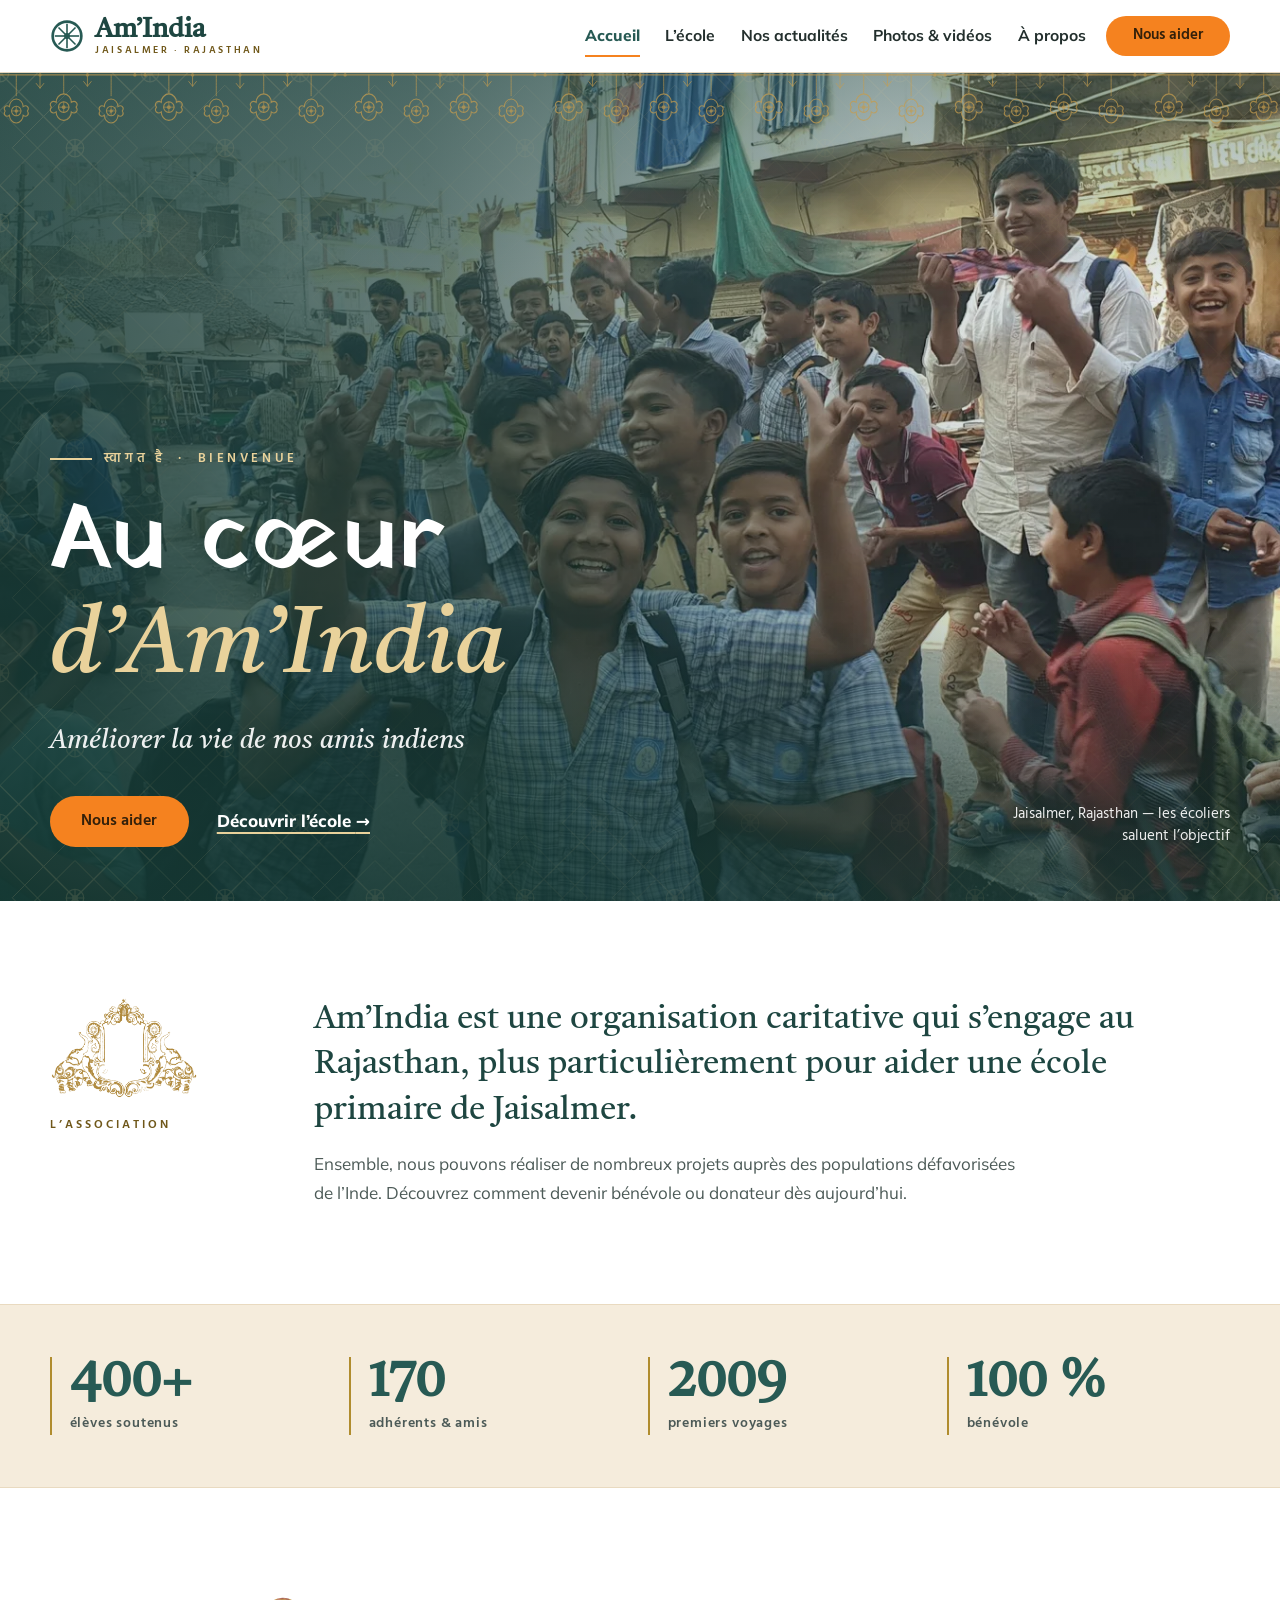
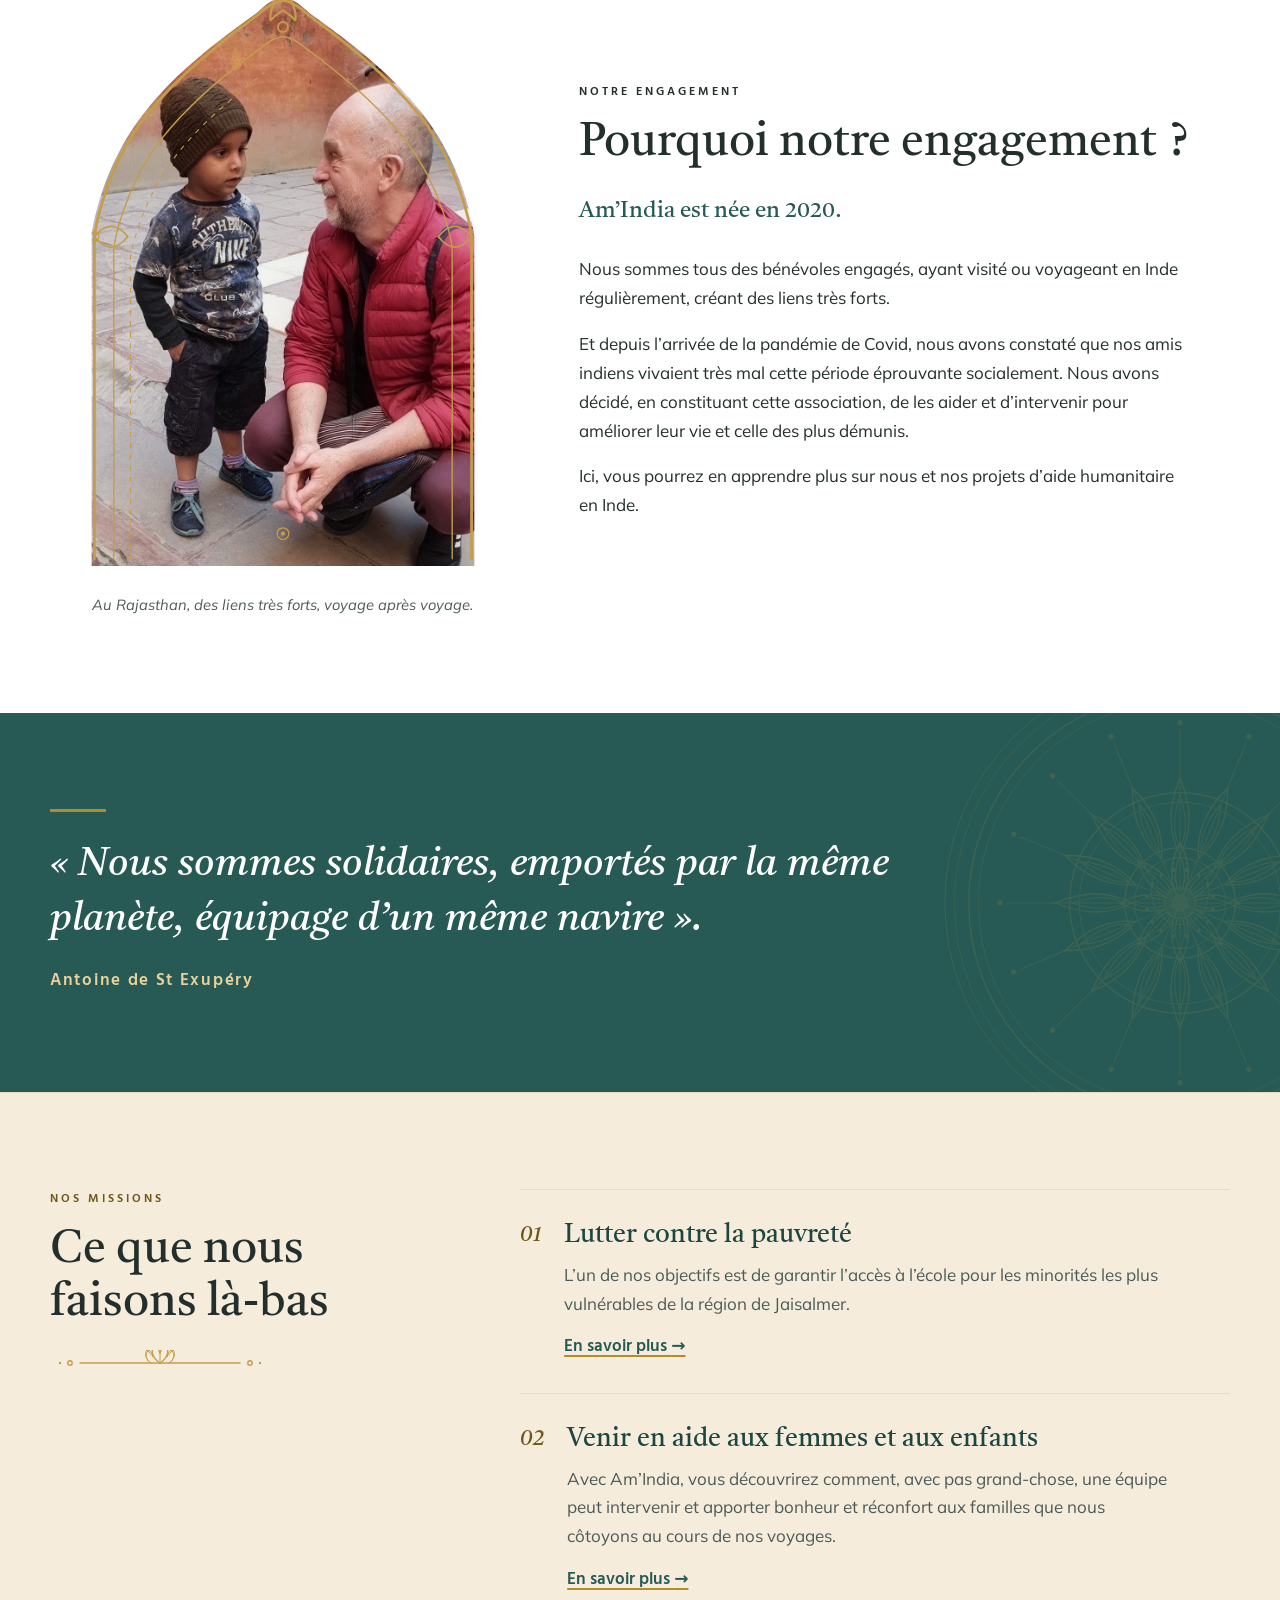
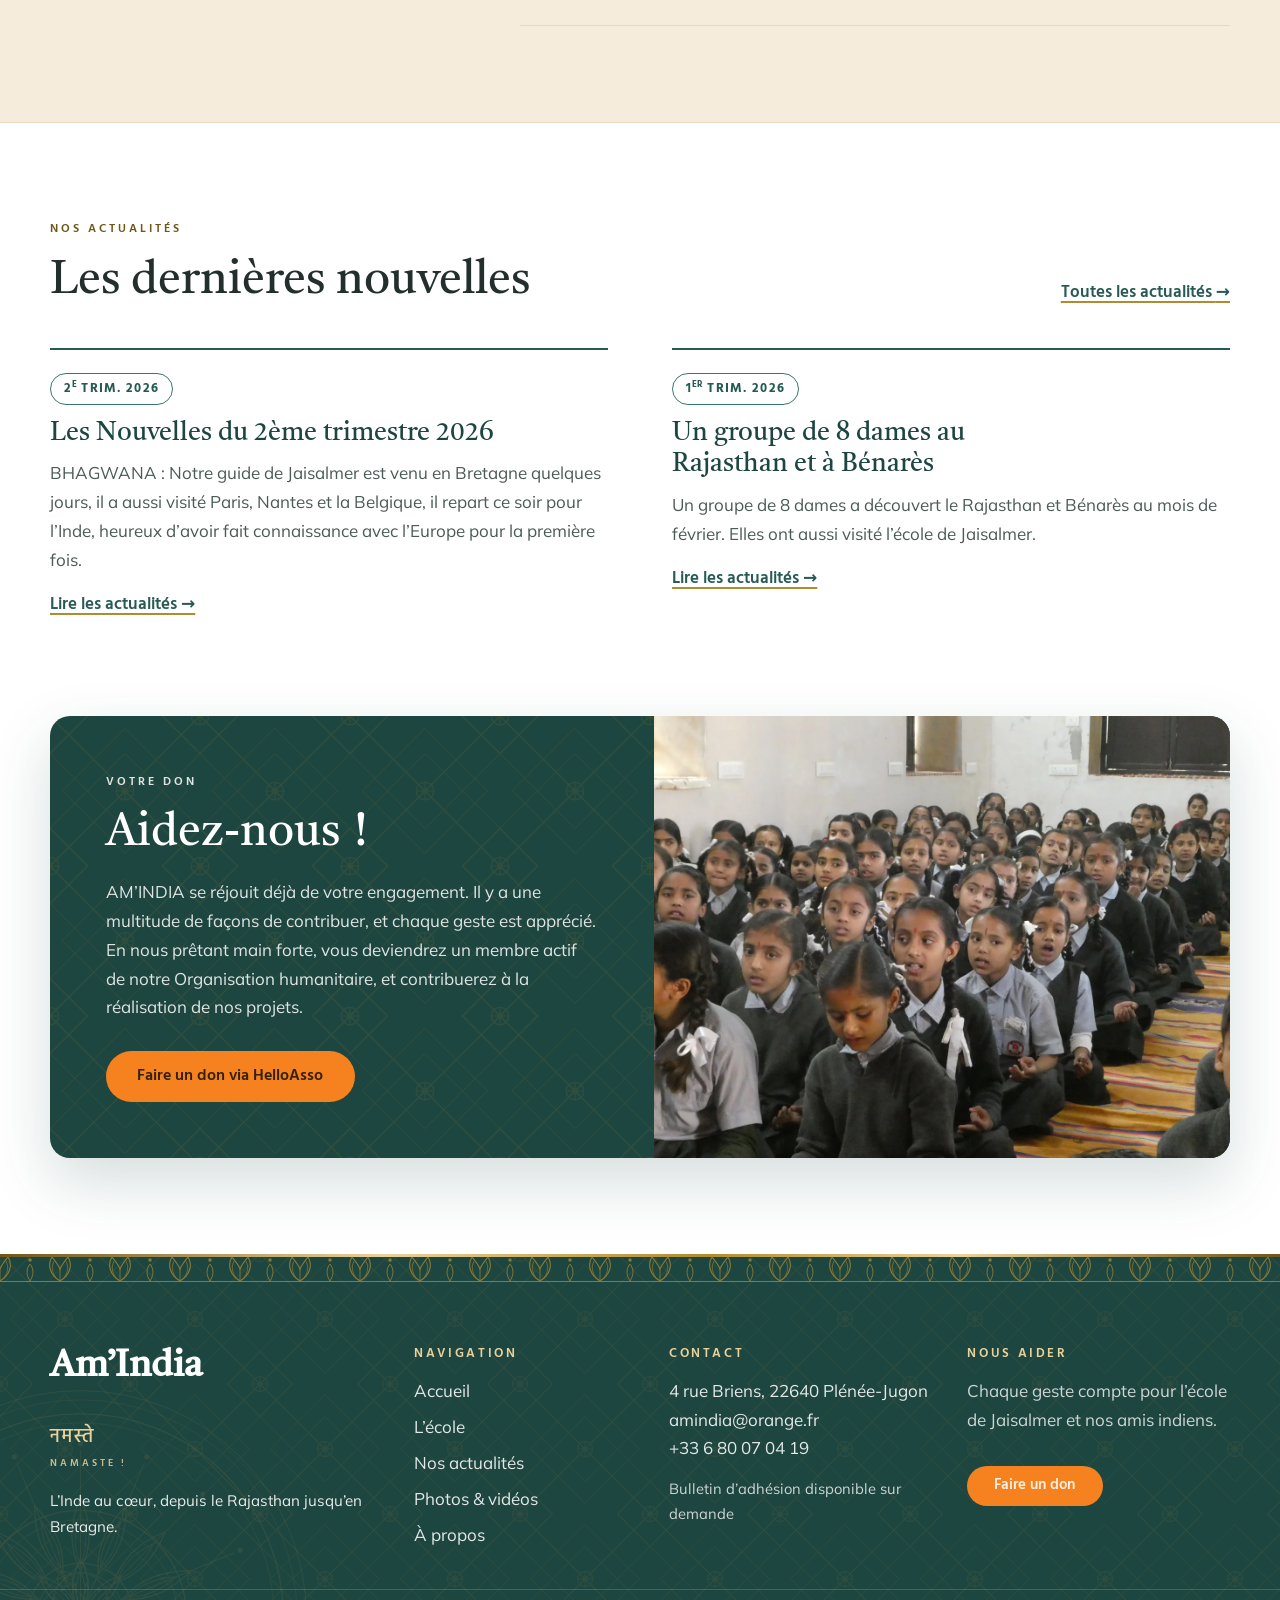
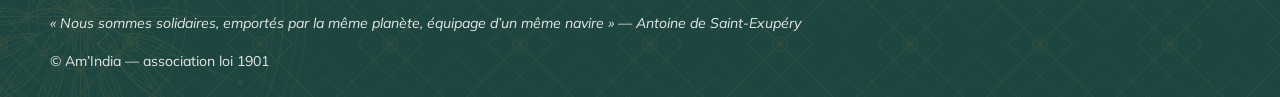
<file: index.html>
<!DOCTYPE html>
<html lang="fr">
<head>
  <meta charset="utf-8">
  <meta name="viewport" content="width=device-width, initial-scale=1">
  <title>Am’India | Aide humanitaire en Inde</title>
  <meta name="description" content="Am’India est une organisation caritative qui s’engage au Rajasthan, plus particulièrement pour aider une école primaire de Jaisalmer. Découvrez comment devenir bénévole ou donateur.">
  <meta property="og:site_name" content="Am’India">
  <meta property="og:locale" content="fr_FR">
  <meta property="og:type" content="website">
  <meta property="og:title" content="Am’India | Aide humanitaire en Inde">
  <meta property="og:description" content="Am’India est une organisation caritative qui s’engage au Rajasthan, plus particulièrement pour aider une école primaire de Jaisalmer. Découvrez comment devenir bénévole ou donateur.">
  <meta property="og:image" content="https://amindia.pages.dev/media/img/hero-enfants-rue.webp">
  <meta name="theme-color" content="#1E4641">
  <link rel="icon" type="image/svg+xml" href="media/ornaments/favicon.svg">
  <link rel="icon" type="image/png" sizes="32x32" href="media/ornaments/favicon-32.png">
  <link rel="apple-touch-icon" href="media/ornaments/favicon-180.png">
  <link rel="preconnect" href="https://fonts.googleapis.com">
  <link rel="preconnect" href="https://fonts.gstatic.com" crossorigin>
  <link href="https://fonts.googleapis.com/css2?family=Hind:wght@400;500;600;700&family=Mulish:wght@400;600;700;800&family=Tiro+Devanagari+Hindi&family=Yatra+One&display=swap" rel="stylesheet">
  <link rel="stylesheet" href="assets/css/style.css">
</head>
<body>
  <a class="skip-link" href="#main">Aller au contenu</a>

  <header class="site-header">
    <div class="container header-inner">
      <a class="brand" href="index.html" aria-label="Am’India — accueil">
        <svg class="brand-mark" viewBox="0 0 64 64" aria-hidden="true" width="34" height="34">
          <circle cx="32" cy="32" r="27" fill="none" stroke="currentColor" stroke-width="5"/>
          <circle cx="32" cy="32" r="5.5" fill="currentColor"/>
          <g stroke="currentColor" stroke-width="3">
            <line x1="32" y1="32" x2="32" y2="9"/>
            <line x1="32" y1="32" x2="48" y2="16"/>
            <line x1="32" y1="32" x2="55" y2="32"/>
            <line x1="32" y1="32" x2="48" y2="48"/>
            <line x1="32" y1="32" x2="32" y2="55"/>
            <line x1="32" y1="32" x2="16" y2="48"/>
            <line x1="32" y1="32" x2="9" y2="32"/>
            <line x1="32" y1="32" x2="16" y2="16"/>
          </g>
        </svg>
        <span class="brand-text">
          <span class="brand-name">Am’India</span>
          <span class="brand-sub">Jaisalmer · Rajasthan</span>
        </span>
      </a>
      <button class="nav-toggle" aria-expanded="false" aria-controls="site-menu" aria-label="Ouvrir le menu">
        <span class="bar"></span>
        <span class="bar"></span>
        <span class="bar"></span>
      </button>
      <nav id="site-menu" class="site-nav" aria-label="Navigation principale">
        <ul>
          <li><a href="index.html" aria-current="page">Accueil</a></li>
          <li><a href="ecole.html">L’école</a></li>
          <li><a href="actualites.html">Nos actualités</a></li>
          <li><a href="galerie.html">Photos &amp; vidéos</a></li>
          <li><a href="a-propos.html">À propos</a></li>
        </ul>
        <a class="btn btn--primary btn--small nav-donate" href="https://www.helloasso.com/associations/am-india/adhesions/campagne-2026" rel="noopener">Nous aider</a>
      </nav>
    </div>
  </header>

  <main id="main">

    <!-- ===================== Hero ===================== -->
    <section class="hero" aria-label="Bienvenue">
      <div class="hero__media">
        <img src="media/img/hero-enfants-rue.webp" width="1800" height="875" fetchpriority="high"
             alt="Des enfants indiens saluant la caméra dans une rue du Rajasthan">
      </div>
      <div class="hero__scrim" aria-hidden="true"></div>
      <div class="hero__jali" aria-hidden="true"></div>
      <div class="hero__toran" aria-hidden="true"></div>
      <div class="container hero__inner">
        <div class="hero__content">
          <p class="hero-kicker"><span class="rule" aria-hidden="true"></span><span lang="hi">स्वागत है</span><span aria-hidden="true"> · </span>Bienvenue</p>
          <h1>Au cœur <em>d’Am’India</em></h1>
          <p class="hero__tagline">Améliorer la vie de nos amis indiens</p>
          <div class="hero__actions">
            <a class="btn btn--primary" href="https://www.helloasso.com/associations/am-india/adhesions/campagne-2026" rel="noopener">Nous aider</a>
            <a class="hero-link" href="ecole.html">Découvrir l’école <span aria-hidden="true">→</span></a>
          </div>
        </div>
        <p class="hero__caption">Jaisalmer, Rajasthan — les écoliers saluent l’objectif</p>
      </div>
    </section>

    <!-- ===================== Intro ===================== -->
    <section class="section intro">
      <div class="container intro-grid">
        <div class="intro-margin">
          <img class="intro-portal" src="media/ornaments/portal.png" width="527" height="363" alt="" aria-hidden="true" loading="lazy">
          <p class="margin-label">L’association</p>
        </div>
        <div class="intro-body">
          <p class="intro-lead">Am’India est une organisation caritative qui s’engage au Rajasthan, plus particulièrement pour aider une école primaire de Jaisalmer.</p>
          <p>Ensemble, nous pouvons réaliser de nombreux projets auprès des populations défavorisées de l’Inde. Découvrez comment devenir bénévole ou donateur dès aujourd’hui.</p>
        </div>
      </div>
    </section>

    <!-- ===================== Chiffres ===================== -->
    <section class="section stats-band" aria-label="Am’India en chiffres">
      <div class="container">
        <ul class="stats">
          <li><span class="stat-number">400+</span><span class="stat-label">élèves soutenus</span></li>
          <li><span class="stat-number">170</span><span class="stat-label">adhérents &amp; amis</span></li>
          <li><span class="stat-number">2009</span><span class="stat-label">premiers voyages</span></li>
          <li><span class="stat-number">100&nbsp;%</span><span class="stat-label">bénévole</span></li>
        </ul>
      </div>
    </section>

    <!-- ===================== Pourquoi notre engagement ===================== -->
    <section class="section engagement">
      <div class="container engagement-grid">
        <div class="engagement-media" data-reveal>
          <figure>
            <span class="arch-frame">
              <img src="media/img/IMG-20261110-WA0007~2.jpg" width="964" height="1657" loading="lazy"
                   alt="Un bénévole d’Am’India accroupi échangeant avec un jeune garçon indien dans une rue">
            </span>
            <figcaption>Au Rajasthan, des liens très forts, voyage après voyage.</figcaption>
          </figure>
        </div>
        <div class="engagement-text">
          <p class="margin-label">Notre engagement</p>
          <h2>Pourquoi notre engagement&nbsp;?</h2>
          <p class="first">Am’India est née en 2020.</p>
          <p>Nous sommes tous des bénévoles engagés, ayant visité ou voyageant en Inde régulièrement, créant des liens très forts.</p>
          <p>Et depuis l’arrivée de la pandémie de Covid, nous avons constaté que nos amis indiens vivaient très mal cette période éprouvante socialement. Nous avons décidé, en constituant cette association, de les aider et d’intervenir pour améliorer leur vie et celle des plus démunis.</p>
          <p>Ici, vous pourrez en apprendre plus sur nous et nos projets d’aide humanitaire en Inde.</p>
        </div>
      </div>
    </section>

    <!-- ===================== Citation ===================== -->
    <section class="section quote-band">
      <img class="quote-mandala" src="media/ornaments/mandala-fine.svg" alt="" aria-hidden="true" width="420" height="420" loading="lazy">
      <div class="container" data-reveal>
        <figure>
          <blockquote>«&nbsp;Nous sommes solidaires, emportés par la même planète, équipage d’un même navire&nbsp;».</blockquote>
          <figcaption>Antoine de St Exupéry</figcaption>
        </figure>
      </div>
    </section>

    <!-- ===================== Missions ===================== -->
    <section class="section missions">
      <div class="container missions-grid">
        <div class="missions-head">
          <p class="margin-label">Nos missions</p>
          <h2>Ce que nous faisons là-bas</h2>
          <img class="divider" src="media/ornaments/divider-lotus.svg" alt="" width="220" height="26" loading="lazy">
        </div>
        <ol class="mission-rows">
          <li>
            <span class="mission-num" aria-hidden="true">01</span>
            <div>
              <h3>Lutter contre la pauvreté</h3>
              <p>L’un de nos objectifs est de garantir l’accès à l’école pour les minorités les plus vulnérables de la région de Jaisalmer.</p>
              <a class="text-link" href="ecole.html">En savoir plus <span aria-hidden="true">→</span></a>
            </div>
          </li>
          <li>
            <span class="mission-num" aria-hidden="true">02</span>
            <div>
              <h3>Venir en aide aux femmes et aux enfants</h3>
              <p>Avec Am’India, vous découvrirez comment, avec pas grand-chose, une équipe peut intervenir et apporter bonheur et réconfort aux familles que nous côtoyons au cours de nos voyages.</p>
              <a class="text-link" href="ecole.html">En savoir plus <span aria-hidden="true">→</span></a>
            </div>
          </li>
        </ol>
      </div>
    </section>

    <!-- ===================== Actualités ===================== -->
    <section class="section news">
      <div class="container">
        <div class="news-head">
          <div>
            <p class="margin-label">Nos actualités</p>
            <h2>Les dernières nouvelles</h2>
          </div>
          <a class="text-link news-all" href="actualites.html">Toutes les actualités <span aria-hidden="true">→</span></a>
        </div>
        <div class="news-list">
          <article>
            <p class="date-line"><span class="date-badge">2<sup>e</sup>&nbsp;trim. 2026</span></p>
            <h3>Les Nouvelles du 2ème trimestre 2026</h3>
            <p>BHAGWANA&nbsp;: Notre guide de Jaisalmer est venu en Bretagne quelques jours, il a aussi visité Paris, Nantes et la Belgique, il repart ce soir pour l’Inde, heureux d’avoir fait connaissance avec l’Europe pour la première fois.</p>
            <a class="text-link" href="actualites.html">Lire les actualités <span aria-hidden="true">→</span></a>
          </article>
          <article>
            <p class="date-line"><span class="date-badge">1<sup>er</sup>&nbsp;trim. 2026</span></p>
            <h3>Un groupe de 8 dames au Rajasthan et à Bénarès</h3>
            <p>Un groupe de 8 dames a découvert le Rajasthan et Bénarès au mois de février. Elles ont aussi visité l’école de Jaisalmer.</p>
            <a class="text-link" href="actualites.html">Lire les actualités <span aria-hidden="true">→</span></a>
          </article>
        </div>
      </div>
    </section>

    <!-- ===================== Don ===================== -->
    <section class="section donate">
      <div class="container">
        <div class="donate-panel" data-reveal><div class="orn-veil orn-veil--jali" aria-hidden="true"></div>
          <div class="donate-text">
            <p class="margin-label margin-label--light">Votre don</p>
            <h2>Aidez-nous&nbsp;!</h2>
            <p>AM’INDIA se réjouit déjà de votre engagement. Il y a une multitude de façons de contribuer, et chaque geste est apprécié. En nous prêtant main forte, vous deviendrez un membre actif de notre Organisation humanitaire, et contribuerez à la réalisation de nos projets.</p>
            <p class="donate-cta"><a class="btn btn--primary" href="https://www.helloasso.com/associations/am-india/adhesions/campagne-2026" rel="noopener">Faire un don via HelloAsso</a></p>
          </div>
          <div class="donate-media">
            <img src="media/img/classe-jaisalmer.webp" width="1800" height="1014" loading="lazy"
                 alt="Les élèves de l’école Adarsh Vidhya Mandir réunis dans la cour">
          </div>
        </div>
      </div>
    </section>

  </main>

  <footer class="site-footer">
    <div class="footer-rule" aria-hidden="true"></div>
    <div class="footer-lotus" aria-hidden="true"></div>
    <img class="footer-mandala" src="media/ornaments/mandala-fine.svg" alt="" aria-hidden="true" width="520" height="520" loading="lazy">
    <div class="container footer-grid">
      <div class="footer-brand">
        <p class="footer-wordmark">Am’India</p>
        <p class="footer-namaste"><span class="footer-deva" lang="hi">नमस्ते</span><span class="footer-namaste-latin">Namaste&nbsp;!</span></p>
        <p class="footer-tag">L’Inde au cœur, depuis le Rajasthan jusqu’en Bretagne.</p>
      </div>
      <nav class="footer-col" aria-label="Navigation pied de page">
        <h2>Navigation</h2>
        <ul>
          <li><a href="index.html">Accueil</a></li>
          <li><a href="ecole.html">L’école</a></li>
          <li><a href="actualites.html">Nos actualités</a></li>
          <li><a href="galerie.html">Photos &amp; vidéos</a></li>
          <li><a href="a-propos.html">À propos</a></li>
        </ul>
      </nav>
      <div class="footer-col">
        <h2>Contact</h2>
        <address>
          4 rue Briens, 22640 Plénée-Jugon<br>
          <a href="mailto:amindia@orange.fr">amindia@orange.fr</a><br>
          <a href="tel:+33680070419">+33&nbsp;6 80 07 04 19</a>
        </address>
        <p class="footer-note">Bulletin d’adhésion disponible sur demande</p>
      </div>
      <div class="footer-col">
        <h2>Nous aider</h2>
        <p>Chaque geste compte pour l’école de Jaisalmer et nos amis indiens.</p>
        <a class="btn btn--primary btn--small" href="https://www.helloasso.com/associations/am-india/adhesions/campagne-2026" rel="noopener">Faire un don</a>
      </div>
    </div>
    <div class="footer-bottom">
      <div class="container">
        <p class="quote">«&nbsp;Nous sommes solidaires, emportés par la même planète, équipage d’un même navire&nbsp;» — Antoine de Saint-Exupéry</p>
        <p class="footer-legal">© Am’India — association loi 1901</p>
      </div>
    </div>
  </footer>

  <script src="assets/js/main.js" defer></script>
</body>
</html>
</file>
<file: assets/css/style.css>
/* ============================================================
   Am'India — evolved heritage · homepage concept
   Photo-led editorial, haveli-arch motif, gold keylines.
   Base: white · Bands: sand / deep teal. Mobile-first.
   Breakpoints: 760px, 1080px.
   ============================================================ */

/* ---------- 1. Tokens ---------- */
:root {
  --paper:          #FFFFFF;
  --sand:           #F5ECDC;
  --sand-deep:      #E9DAC0;
  --ink:            #232F2D;
  --ink-soft:       #4C5A57;
  /* Greens adopted from « amindia qwen » (user decision, 2026-11-08):
     bands #1E4641 · deep #275A54 · accents #35786F · bright #4CA69C. */
  --teal-abyss:     #1E4641;
  --teal-deep:      #275A54;
  --teal:           #35786F;
  --teal-ink:       #275A54;
  --teal-bright:    #4CA69C;
  /* gold-deep / saffron-dark darkened for WCAG AA on sand and paper
     (4.17:1 → 5.1:1 and 4.29:1 → 4.7:1) — small caps labels only. */
  --gold-deep:      #6F5719;
  --gold:           #B08C2E;
  --gold-soft:      #E9D29B;
  --saffron:        #F5821F;
  --saffron-dark:   #AC5305;
  --saffron-ink:    #33200A;
  --hairline:       #E2D5BE;
  --hairline-teal:  rgb(255 255 255 / 16%);

  /* Tiro Devanagari Hindi : transitional serif with Indic roots, drawn while
     typing Devanagari — elegant, low contrast, editorial. Only 400 ships;
     text headings set 400 (true weight). The faux-700 display marks that
     follow (brand, stat figures, footer wordmark) are a deliberate choice. */
  --font-display: "Tiro Devanagari Hindi", Georgia, "Times New Roman", serif;
  /* Yatra One : the statement tier. A geometric display cut straight from
     Devanagari skeletons — flat wedge terminals, no Latin ancestry. It is too
     loud for long text, so it only ever sets the big statement. */
  --font-display-xl: "Yatra One", "Tiro Devanagari Hindi", sans-serif;
  /* Hind : geometric sans cut from Devanagari skeletons — every accent,
     label, navigation item and button. */
  --font-accent: "Hind", "Mulish", system-ui, "Segoe UI", Roboto, sans-serif;
  --font-body: "Mulish", system-ui, "Segoe UI", Roboto, sans-serif;

  /* Mask ornaments, inlined as data: URIs (base64 of media/ornaments/*.svg —
     regenerate from those files if you edit the originals). Why inline:
     CSS mask-image is a CORS-gated fetch, so file:// previews silently fail
     every mask — and a failed mask renders its element fully transparent
     (the arch-framed photo vanishes). Data URIs carry no fetch: identical
     rendering on file://, http:// and in deployment. */
  --orn-jali:    url("[data-uri]");
  --orn-boteh:   url("[data-uri]");
  --orn-kolam:   url("[data-uri]");
  --orn-arch:    url("[data-uri]");
  --orn-lotus:   url("[data-uri]");

  --header-h: 72px;
  --container: 1180px;
  --radius-panel: 20px;
  --shadow-panel: 0 24px 60px rgb(30 70 65 / 18%);
}

/* ---------- 2. Reset-lite ---------- */
*, *::before, *::after { box-sizing: border-box; }
* { margin: 0; }
html { -webkit-text-size-adjust: 100%; scroll-behavior: smooth; }
body {
  font-family: var(--font-body);
  font-size: 1.0625rem;
  line-height: 1.7;
  color: var(--ink);
  background: var(--paper);
}
img { max-width: 100%; height: auto; display: block; }
ul[class], ol[class] { list-style: none; padding: 0; }
a { color: var(--teal-ink); }
::selection { background: var(--gold-soft); color: var(--teal-abyss); }
:focus-visible { outline: 3px solid var(--saffron); outline-offset: 3px; border-radius: 2px; }

/* ---------- 3. Type ---------- */
/* Tiro ships one weight (400); h2/h3 set it true. Display marks that keep a
   synthetic bold (brand-name, stat-number, footer-wordmark, team-name) do so
   as a deliberate engraved-plate effect at display sizes. */
h1, h2, h3 { font-family: var(--font-display); font-weight: 400; line-height: 1.14; letter-spacing: 0; text-wrap: balance; }
h1 { font-size: clamp(2.9rem, 7.2vw, 5.4rem); }
h2 { font-size: clamp(2rem, 4.2vw, 2.9rem); }
h3 { font-size: clamp(1.35rem, 2.4vw, 1.6rem); line-height: 1.24; }
p { margin-block: 0 1em; }
p:last-child { margin-bottom: 0; }

.margin-label {
  font-family: var(--font-accent);
  font-size: 0.78rem;
  font-weight: 600;
  letter-spacing: 0.24em;
  text-transform: uppercase;
  color: var(--gold-deep);
  margin-bottom: 0.9rem;
}
.margin-label--light { color: var(--gold-soft); }

.text-link {
  font-family: var(--font-accent);
  font-weight: 600;
  color: var(--teal-ink);
  text-decoration: underline;
  text-decoration-color: var(--gold);
  text-decoration-thickness: 2px;
  text-underline-offset: 4px;
}
.text-link:hover { color: var(--teal-abyss); text-decoration-color: var(--saffron-dark); }

/* ---------- 3b. Devanagari script layer ----------
   Hind and Tiro Devanagari Hindi already ship the devanagari subsets, so the
   script is free: no extra family, no extra request. */
.deva {
  font-family: var(--font-accent);
  font-weight: 500;
  letter-spacing: .04em;
}
.hero-deva {
  font-family: var(--font-accent);
  font-weight: 500;
  font-size: clamp(1.05rem, 1.8vw, 1.35rem);
  color: var(--gold-soft);
  letter-spacing: .04em;
  margin-bottom: .45rem;
}
.footer-deva {
  display: block;
  font-family: var(--font-accent);
  font-weight: 500;
  font-size: 1.25rem;
  line-height: 1.2;
  color: var(--gold-soft);
  letter-spacing: .04em;
  margin-bottom: .15rem;
}
.footer-namaste-latin { font-size: .72em; letter-spacing: .3em; opacity: .85; }

/* ---------- 4. Layout ---------- */
.container { width: min(100% - 3rem, var(--container)); margin-inline: auto; }
.section { padding-block: clamp(3.5rem, 8vw, 6rem); }

/* ---------- 5. Buttons ---------- */
.btn {
  display: inline-block;
  font-family: var(--font-accent);
  font-weight: 600;
  font-size: 1.02rem;
  line-height: 1.2;
  padding: 0.85em 1.8em;
  border-radius: 999px;
  border: 2px solid transparent;
  text-decoration: none;
  cursor: pointer;
  transition: background-color 0.2s ease, color 0.2s ease, border-color 0.2s ease;
}
.btn--primary { background: var(--saffron); color: var(--saffron-ink); }
.btn--primary:hover { background: #E8760A; color: #241503; }
.btn--small { font-size: 0.92rem; padding: 0.62em 1.7em; }

/* ---------- 6. Header ---------- */
.skip-link {
  position: absolute; left: -999px; top: 0;
  background: var(--teal-deep); color: #fff;
  padding: 0.6em 1.2em; border-radius: 0 0 8px 0; z-index: 100;
}
.skip-link:focus { left: 0; color: #fff; }

.site-header {
  position: sticky; top: 0; z-index: 60;
  background: rgb(255 255 255 / 96%);
  backdrop-filter: blur(8px);
  border-bottom: 1px solid var(--hairline);
}
.site-header.is-scrolled { box-shadow: 0 6px 24px rgb(30 70 65 / 10%); }
.header-inner { display: flex; align-items: center; justify-content: space-between; gap: 1rem; min-height: var(--header-h); }

.brand { display: inline-flex; align-items: center; gap: 0.7rem; text-decoration: none; }
.brand-mark { color: var(--teal-ink); flex: none; }
.brand-text { display: flex; flex-direction: column; line-height: 1.1; }
.brand-name { font-family: var(--font-display); font-weight: 700; font-size: 1.7rem; color: var(--teal-abyss); letter-spacing: 0; }
.brand-sub { font-family: var(--font-accent); font-size: 0.62rem; font-weight: 600; letter-spacing: 0.26em; text-transform: uppercase; color: var(--gold-deep); }

.nav-toggle {
  display: inline-flex; flex-direction: column; justify-content: center; gap: 5px;
  width: 46px; height: 46px; padding: 11px;
  background: transparent; border: 1px solid var(--hairline); border-radius: 10px;
  cursor: pointer;
}
.nav-toggle .bar { display: block; width: 100%; height: 2px; background: var(--teal-deep); border-radius: 2px; transition: transform 0.2s ease, opacity 0.2s ease; }
.nav-toggle[aria-expanded="true"] .bar:nth-child(1) { transform: translateY(7px) rotate(45deg); }
.nav-toggle[aria-expanded="true"] .bar:nth-child(2) { opacity: 0; }
.nav-toggle[aria-expanded="true"] .bar:nth-child(3) { transform: translateY(-7px) rotate(-45deg); }

.site-nav { display: none; }
.site-nav.is-open { display: block; }
.site-nav ul { display: flex; flex-direction: column; list-style: none; padding: 0; margin: 0; }
.site-nav ul a {
  display: block; padding: 0.8rem 0.25rem;
  font-weight: 700; text-decoration: none; color: var(--ink);
  border-bottom: 1px solid var(--hairline);
}
.site-nav ul a:hover { color: var(--teal-ink); }
.site-nav ul a[aria-current="page"] { color: var(--teal-ink); font-weight: 800; }
.site-nav .nav-donate { margin: 1rem 0 1.25rem; }

@media (max-width: 1023.5px) {
  .site-nav.is-open {
    position: absolute; top: 100%; left: 0; right: 0;
    background: var(--paper);
    border-bottom: 1px solid var(--hairline);
    box-shadow: 0 18px 40px rgb(30 70 65 / 12%);
    padding: 0.5rem 1.5rem 1rem;
  }
}
@media (min-width: 1024px) {
  .nav-toggle { display: none; }
  .site-nav, .site-nav.is-open { display: flex; align-items: center; position: static; background: none; border: 0; box-shadow: none; padding: 0; }
  .site-nav ul { flex-direction: row; align-items: center; gap: clamp(1.1rem, 2vw, 1.8rem); }
  .site-nav ul a { padding: 0.4rem 0; border-bottom: 2px solid transparent; font-size: 0.98rem; }
  .site-nav ul a[aria-current="page"] { border-bottom-color: var(--saffron); }
  .site-nav .nav-donate { margin: 0 0 0 1.25rem; white-space: nowrap; }
}

/* ---------- 7. Hero ---------- */
.hero {
  position: relative;
  display: flex;
  align-items: flex-end;
  min-height: min(92svh, 880px);
  color: #fff;
  background: var(--teal-abyss);
  overflow: clip;
}
.hero__media, .hero__media img { position: absolute; inset: 0; width: 100%; height: 100%; object-fit: cover; }
.hero__jali {
  position: absolute; inset: 0; z-index: 1; pointer-events: none;
  background-color: var(--gold-soft);
  /* the lattice thins out over the faces and gathers at the edges */
  -webkit-mask-image: var(--orn-jali), radial-gradient(115% 95% at 58% 52%, transparent 0%, transparent 30%, #000 76%);
  mask-image: var(--orn-jali), radial-gradient(115% 95% at 58% 52%, transparent 0%, transparent 30%, #000 76%);
  -webkit-mask-size: 150px 150px, 100% 100%; mask-size: 150px 150px, 100% 100%;
  -webkit-mask-repeat: repeat, no-repeat; mask-repeat: repeat, no-repeat;
  -webkit-mask-composite: source-in; mask-composite: intersect;
  opacity: .17;
}
.hero__toran {
  position: absolute; top: 0; left: 0; right: 0; height: 74px; z-index: 3;
  background: url("../../media/ornaments/toran.svg") repeat-x top center / 200px 74px;
  opacity: .72; pointer-events: none;
}
.hero__scrim {
  position: absolute; inset: 0;
  background:
    linear-gradient(180deg, rgb(30 70 65 / 42%) 0%, transparent 26%),
    linear-gradient(78deg, rgb(20 55 50 / 90%) 0%, rgb(20 55 50 / 64%) 40%, rgb(20 55 50 / 16%) 72%, rgb(20 55 50 / 4%) 100%),
    linear-gradient(0deg, rgb(20 55 50 / 65%) 0%, transparent 34%);
}
.hero__inner {
  position: relative; z-index: 1;
  padding-block: clamp(4rem, 11vh, 7rem) clamp(2.5rem, 6vh, 4rem);
  width: min(100% - 3rem, var(--container)); margin-inline: auto;
}
.hero__content { max-width: 41rem; }
.hero-kicker {
  display: flex; align-items: center; gap: 0.8rem;
  font-family: var(--font-accent);
  font-size: 0.8rem; font-weight: 600; letter-spacing: 0.28em; text-transform: uppercase;
  color: var(--gold-soft);
  margin-bottom: 1.1rem;
}
.hero-kicker .rule { display: inline-block; width: 2.6rem; height: 2px; background: var(--gold-soft); }
.hero h1 {
  font-family: var(--font-display-xl);
  font-weight: 400;
  font-size: clamp(3.1rem, 8.5vw, 5.9rem);
  color: #fff;
  margin-bottom: 1rem;
}
/* The emphasis word keeps the Indic serif: Yatra's only weight has no true
   italic, and a synthetic oblique there would flatten the gold phrase. */
.hero h1 em {
  font-family: var(--font-display);
  font-style: italic; font-weight: 400; color: var(--gold-soft);
}
.hero__tagline {
  font-family: var(--font-display);
  font-style: italic;
  font-size: clamp(1.25rem, 2.6vw, 1.65rem);
  color: rgb(255 255 255 / 92%);
  margin-bottom: 2rem;
}
.hero__actions { display: flex; flex-wrap: wrap; align-items: center; gap: 1rem 1.75rem; }
.hero-link { font-weight: 800; color: #fff; text-decoration: underline; text-decoration-color: var(--gold-soft); text-decoration-thickness: 2px; text-underline-offset: 5px; }
.hero-link:hover { color: var(--gold-soft); }
.hero__caption {
  position: absolute; right: 0; bottom: clamp(2.5rem, 6vh, 4rem);
  font-family: var(--font-accent);
  font-size: 0.92rem; color: rgb(255 255 255 / 92%);
  max-width: 16rem; text-align: right; line-height: 1.5;
  display: none;
}
@media (min-width: 1080px) { .hero__caption { display: block; } }
@media (prefers-reduced-motion: no-preference) {
  .hero__content { animation: hero-in 0.9s ease both; }
  @keyframes hero-in { from { opacity: 0; transform: translateY(18px); } to { opacity: 1; transform: none; } }
}

/* ---------- 8. Intro ---------- */
.intro-grid { display: grid; gap: 1.5rem; }
.intro-margin { display: flex; align-items: center; gap: 1.25rem; }
.intro-portal { width: 120px; height: auto; }
.intro-margin .margin-label { margin-bottom: 0; }
.intro-lead {
  font-family: var(--font-display);
  font-weight: 400;
  font-size: clamp(1.45rem, 2.8vw, 2.05rem);
  line-height: 1.38;
  color: var(--teal-abyss);
  margin-bottom: 1.1rem;
  text-wrap: pretty;
}
.intro-body > p:last-child { color: var(--ink-soft); max-width: 44rem; }
@media (min-width: 900px) {
  .intro-grid { grid-template-columns: 200px 1fr; gap: clamp(2rem, 5vw, 4.5rem); align-items: start; }
  .intro-margin { flex-direction: column; align-items: flex-start; gap: 1rem; position: sticky; top: calc(var(--header-h) + 2rem); }
  .intro-portal { width: 148px; }
}

/* ---------- 9. Stats ---------- */
.stats-band { background: var(--sand); border-block: 1px solid var(--sand-deep); padding-block: clamp(2.25rem, 5vw, 3.25rem); }
.stats { display: grid; grid-template-columns: repeat(2, 1fr); gap: 1.75rem 1rem; }
.stats li { display: flex; flex-direction: column; gap: 0.15rem; padding-left: 1.1rem; border-left: 2px solid var(--gold); }
.stat-number { font-family: var(--font-display); font-weight: 700; font-size: clamp(2.4rem, 4.5vw, 3.3rem); line-height: 1; color: var(--teal-deep); font-variant-numeric: tabular-nums; }
.stat-label { font-family: var(--font-accent); font-size: 0.85rem; font-weight: 600; letter-spacing: 0.06em; color: var(--ink-soft); }
@media (min-width: 900px) { .stats { grid-template-columns: repeat(4, 1fr); gap: 1rem; } }

/* ---------- 10. Engagement ---------- */
.engagement-grid { display: grid; gap: clamp(2rem, 5vw, 4rem); align-items: center; }
.engagement-media figure { margin: 0 auto; max-width: 26rem; }
.arch-frame {
  position: relative;
  display: block;
  aspect-ratio: 5 / 7;
  overflow: hidden;
  background: var(--sand);
  -webkit-mask-image: var(--orn-arch); mask-image: var(--orn-arch);
  -webkit-mask-size: 100% 100%; mask-size: 100% 100%;
  -webkit-mask-repeat: no-repeat; mask-repeat: no-repeat;
}
.arch-frame img { width: 100%; height: 100%; object-fit: cover; }
.engagement-media .arch-frame img { object-position: 50% 0%; } /* top-aligned: both heads clear the arch curve; the lower pavement is expendable */
.arch-frame::after {
  content: ""; position: absolute; inset: 0; pointer-events: none;
  background: url("../../media/ornaments/arch-frame.svg") no-repeat center / 100% 100%;
}
.engagement-media figcaption { margin-top: 1.6rem; font-size: 0.92rem; font-style: italic; color: var(--ink-soft); text-align: center; }
.engagement-text h2 { margin-bottom: 1.4rem; text-wrap: balance; }
.engagement-text .first {
  font-family: var(--font-display);
  font-size: 1.45rem;
  font-weight: 400;
  color: var(--teal-deep);
}
.engagement-text p { color: var(--ink); max-width: 38rem; }
@media (min-width: 900px) {
  .engagement-grid { grid-template-columns: minmax(0, 5fr) minmax(0, 7fr); }
  .engagement-media { order: 0; }
}

/* ---------- 11. Quote ---------- */
.quote-band { position: relative; background: var(--teal-deep); color: #fff; overflow: clip; }
.quote-mandala {
  position: absolute; right: -140px; top: 50%; transform: translateY(-50%);
  width: clamp(300px, 38vw, 480px); height: auto;
  opacity: 0.14; pointer-events: none;
}
.quote-band figure { position: relative; max-width: 56rem; }
.quote-band figure::before { content: ""; display: block; width: 3.5rem; height: 3px; background: var(--gold); margin-bottom: 1.6rem; }
.quote-band blockquote {
  font-family: var(--font-display);
  font-style: italic;
  font-weight: 400;
  font-size: clamp(1.55rem, 3.4vw, 2.45rem);
  line-height: 1.4;
  margin-bottom: 1.2rem;
  text-wrap: pretty;
}
.quote-band figcaption { font-family: var(--font-accent); font-weight: 600; letter-spacing: 0.1em; color: var(--gold-soft); }

/* ---------- 12. Missions ---------- */
.missions { background: var(--sand); border-block: 1px solid var(--sand-deep); }
.missions-grid { display: grid; gap: 2.5rem; }
.missions-head .divider { margin-top: 1.25rem; }
.mission-rows { display: flex; flex-direction: column; }
.mission-rows li {
  display: grid; grid-template-columns: auto 1fr; gap: 1rem 1.4rem;
  padding-block: 1.9rem;
  border-top: 1px solid var(--sand-deep);
}
.mission-rows li:last-child { border-bottom: 1px solid var(--sand-deep); }
.mission-num { font-family: var(--font-display); font-style: italic; font-size: 1.45rem; color: var(--gold-deep); line-height: 1.3; }
.mission-rows h3 { margin-bottom: 0.55rem; color: var(--teal-abyss); }
.mission-rows p { color: var(--ink-soft); max-width: 38rem; margin-bottom: 0.8rem; }
@media (min-width: 900px) {
  .missions-grid { grid-template-columns: minmax(0, 4fr) minmax(0, 7fr); gap: clamp(2rem, 5vw, 4.5rem); align-items: start; }
  .missions-head { position: sticky; top: calc(var(--header-h) + 2rem); }
}

/* ---------- 13. News ---------- */
.news-head { display: flex; flex-wrap: wrap; align-items: flex-end; justify-content: space-between; gap: 1rem; margin-bottom: 2.5rem; }
.news-list { display: grid; gap: 2.5rem; }
.news-list article { border-top: 2px solid var(--teal-deep); padding-top: 1.4rem; }
.date-line { margin-bottom: 0.8rem; }
.date-badge {
  display: inline-block;
  border: 1.5px solid var(--teal);
  color: var(--teal-ink);
  font-family: var(--font-accent);
  font-size: 0.8rem; font-weight: 600; letter-spacing: 0.1em; text-transform: uppercase;
  padding: 0.3em 1em; border-radius: 999px;
}
.date-badge sup { font-size: 0.68em; letter-spacing: 0; }
.news-list h3 { margin-bottom: 0.6rem; color: var(--teal-abyss); max-width: 30rem; }
.news-list article > p:nth-of-type(2) { color: var(--ink-soft); margin-bottom: 0.9rem; }
@media (min-width: 820px) {
  .news-list { grid-template-columns: 1fr 1fr; gap: clamp(2rem, 5vw, 4rem); }
}

/* ---------- 14. Donate ---------- */
.donate { padding-top: 0; }
.donate-panel {
  position: relative;
  display: grid;
  background: var(--teal-abyss);
  color: #fff;
  border-radius: var(--radius-panel);
  overflow: hidden;
  box-shadow: var(--shadow-panel);
}
.donate-panel > .orn-veil { opacity: .12; }
.donate-text { position: relative; padding: clamp(2rem, 5vw, 3.5rem); }
.donate-text h2 { color: #fff; margin-bottom: 1.1rem; }
.donate-text p { color: rgb(255 255 255 / 86%); max-width: 34rem; }
.donate-cta { margin-top: 1.8rem; }
.donate-media { min-height: 280px; position: relative; }
.donate-media img { position: absolute; inset: 0; width: 100%; height: 100%; object-fit: cover; }
@media (min-width: 900px) {
  .donate-panel { grid-template-columns: 1.05fr 1fr; }
  .donate-media { min-height: 100%; }
}

/* ---------- 15. Footer ---------- */
.site-footer { position: relative; background: var(--teal-abyss); color: rgb(255 255 255 / 88%); overflow: clip; }
.site-footer::before {
  content: ""; position: absolute; inset: 0; pointer-events: none;
  background-color: var(--gold);
  -webkit-mask-image: var(--orn-jali); mask-image: var(--orn-jali);
  -webkit-mask-size: 130px 130px; mask-size: 130px 130px;
  opacity: .1;
}
.footer-rule { position: relative; height: 3px; background: linear-gradient(90deg, var(--gold-deep), var(--gold-soft) 30%, var(--gold) 55%, var(--gold-soft) 75%, var(--gold-deep)); }
.footer-lotus {
  position: relative; display: block; width: 100%; height: 26px;
  background-color: var(--gold);
  -webkit-mask-image: var(--orn-lotus); mask-image: var(--orn-lotus);
  -webkit-mask-size: 240px 26px; mask-size: 240px 26px;
  -webkit-mask-repeat: repeat-x; mask-repeat: repeat-x;
  opacity: .75;
}
.footer-mandala {
  position: absolute; left: -150px; bottom: -150px;
  width: clamp(320px, 36vw, 520px); height: auto;
  opacity: 0.1; pointer-events: none;
}
.footer-grid { position: relative; display: grid; gap: 2.25rem; padding-block: clamp(2.75rem, 5vw, 4rem) 2rem; }
@media (min-width: 760px) { .footer-grid { grid-template-columns: repeat(2, 1fr); } }
@media (min-width: 1024px) { .footer-grid { grid-template-columns: 1.5fr 1fr 1.2fr 1.2fr; } }
.footer-wordmark { font-family: var(--font-display); font-weight: 700; font-size: 2.3rem; color: #fff; line-height: 1.1; }
.footer-namaste { font-family: var(--font-accent); font-weight: 600; letter-spacing: 0.3em; text-transform: uppercase; font-size: 0.85rem; color: var(--gold-soft); margin-top: 0.4rem; }
.footer-tag { font-size: 0.95rem; color: rgb(255 255 255 / 90%); margin-top: 0.8rem; max-width: 20rem; }
.footer-col h2 { font-family: var(--font-accent); font-size: 0.82rem; font-weight: 600; letter-spacing: 0.2em; text-transform: uppercase; color: var(--gold-soft); margin-bottom: 0.9rem; }
.footer-col ul { list-style: none; padding: 0; margin: 0; }
.footer-col ul li { margin-bottom: 0.45rem; }
.footer-col a { color: rgb(255 255 255 / 88%); text-decoration: none; }
.footer-col a:hover { color: #fff; text-decoration: underline; text-underline-offset: 3px; }
.footer-col address { font-style: normal; color: rgb(255 255 255 / 88%); }
.footer-note { margin-top: 0.8rem; font-size: 0.92rem; color: rgb(255 255 255 / 88%); }
.footer-col p { color: rgb(255 255 255 / 78%); }
.footer-col .btn { margin-top: 0.9rem; }
.footer-bottom { position: relative; border-top: 1px solid var(--hairline-teal); padding-block: 1.4rem; font-size: 0.88rem; color: rgb(255 255 255 / 88%); }
.footer-bottom .quote { font-style: italic; }
.footer-legal { margin-top: 0.3rem; }

/* ---------- 15b. Ornament layer ----------
   Lattice and texture veils are painted in a flat colour and cut with the
   ornament alpha, so one SVG works over cream, sand, teal or a photograph. */
.orn-veil {
  position: absolute; inset: 0; pointer-events: none;
  background-color: var(--gold);
  -webkit-mask-repeat: repeat; mask-repeat: repeat;
}
.orn-veil--jali  { -webkit-mask-image: var(--orn-jali);  mask-image: var(--orn-jali);  -webkit-mask-size: 150px 150px; mask-size: 150px 150px; }
.orn-veil--boteh { -webkit-mask-image: var(--orn-boteh); mask-image: var(--orn-boteh); -webkit-mask-size: 104px 104px; mask-size: 104px 104px; }
.orn-veil--kolam { -webkit-mask-image: var(--orn-kolam); mask-image: var(--orn-kolam); -webkit-mask-size: 100px 100px; mask-size: 100px 100px; }

/* Gilt corner scroll. */
.orn-corner {
  position: absolute; width: clamp(58px, 7vw, 92px); height: auto;
  pointer-events: none; opacity: .4;
}
.orn-corner--tl { top: 0; left: 0; }
.orn-corner--tr { top: 0; right: 0; transform: scaleX(-1); }
.orn-corner--br { bottom: 0; right: 0; transform: scale(-1, -1); }
.orn-corner--bl { bottom: 0; left: 0; transform: scaleY(-1); }

/* ---------- 16. Inner pages: heroes, bands, heads ---------- */
.page-hero { position: relative; display: flex; align-items: flex-end; overflow: clip; background: var(--teal-abyss); color: #fff; min-height: clamp(340px, 46vh, 470px); }
.page-hero__media, .page-hero__media img { position: absolute; inset: 0; width: 100%; height: 100%; object-fit: cover; }
.page-hero__jali {
  position: absolute; inset: 0; z-index: 1; pointer-events: none;
  background-color: var(--gold-soft);
  -webkit-mask-image: var(--orn-jali); mask-image: var(--orn-jali);
  -webkit-mask-size: 150px 150px; mask-size: 150px 150px;
  opacity: .1;
}
.page-hero__scrim { position: absolute; inset: 0; background: linear-gradient(78deg, rgb(20 55 50 / 90%) 0%, rgb(20 55 50 / 60%) 45%, rgb(20 55 50 / 12%) 78%, transparent 100%), linear-gradient(0deg, rgb(20 55 50 / 50%) 0%, transparent 34%); }
.page-hero__inner { position: relative; z-index: 1; padding-block: clamp(3rem, 8vh, 4.5rem) clamp(2rem, 5vh, 3rem); }
.page-hero h1 { font-family: var(--font-display-xl); font-weight: 400; color: #fff; font-size: clamp(2.6rem, 6vw, 4.1rem); margin-bottom: 0.6rem; }
.page-hero__tagline { font-family: var(--font-display); font-style: italic; font-weight: 400; font-size: clamp(1.15rem, 2.4vw, 1.5rem); color: var(--gold-soft); max-width: 44rem; }
.page-hero--text { min-height: 0; align-items: center; }
/* Long one-word titles (journal, galerie) sit slightly larger than the
   default page-hero h1 — value lifted out of inline styles. */
.page-hero__title--lg { font-size: clamp(2.8rem, 6vw, 4.4rem); }
.page-hero--text::after { content: ""; position: absolute; right: -120px; top: 50%; transform: translateY(-50%); width: clamp(280px, 30vw, 420px); aspect-ratio: 1; background: url(../../media/ornaments/mandala.svg) center / contain no-repeat; opacity: 0.1; pointer-events: none; }
.page-hero--text .page-hero__inner { padding-block: clamp(2.75rem, 7vh, 4.25rem); }

.band-sand { position: relative; background: var(--sand); border-block: 1px solid var(--sand-deep); }
.band-sand > .orn-veil { opacity: .16; }

.pageblock-head { margin-bottom: clamp(1.8rem, 4vw, 2.6rem); max-width: 56rem; }
.pageblock-head h2 { color: var(--teal-abyss); text-wrap: balance; }
.divider { display: block; width: 220px; height: auto; margin-top: 1.1rem; }
.lede { font-family: var(--font-accent); color: var(--ink-soft); font-size: 1.12rem; max-width: 46rem; margin-top: 1rem; }
.focus-note {
  display: flex; gap: 0.8rem; align-items: baseline;
  max-width: 32rem; margin-top: 1.4rem;
  border-left: 2px solid var(--gold);
  padding-left: 1rem;
  font-family: var(--font-accent); font-size: 0.95rem; font-style: italic;
  color: var(--ink-soft);
}
.text-soft { color: var(--ink-soft); }
.measure { max-width: 52rem; }
.measure p { margin-bottom: 1em; }
.date-badge { display: inline-block; align-self: flex-start; border: 1.5px solid var(--teal); color: var(--teal-ink); background: transparent; font-size: 0.8rem; font-weight: 800; letter-spacing: 0.1em; text-transform: uppercase; padding: 0.3em 1em; border-radius: 999px; white-space: nowrap; }
.date-badge sup { font-size: 0.68em; letter-spacing: 0; }
.date-line { margin-bottom: 0.8rem; }
.split { display: grid; gap: clamp(1.5rem, 4vw, 2.5rem); }
@media (min-width: 760px) { .split { grid-template-columns: 1fr 1fr; align-items: start; } }
.img-frame { border-radius: 14px; }
.join-center { max-width: 46rem; margin-inline: auto; text-align: center; }
.join-center .pageblock-head { margin-inline: auto; text-align: center; }
.join-center .divider { margin-inline: auto; }
.visually-hidden { position: absolute; width: 1px; height: 1px; margin: -1px; padding: 0; overflow: hidden; clip: rect(0 0 0 0); white-space: nowrap; border: 0; }

/* ---------- 17. Ecole: field rows, strips ---------- */
.field-cards { display: flex; flex-direction: column; }
.field-row { display: grid; gap: 1.25rem; padding-block: 2rem; border-top: 1px solid var(--sand-deep); }
.field-row:last-child { border-bottom: 1px solid var(--sand-deep); }
.field-row figure { margin: 0; }
.field-row figure > img { width: 100%; aspect-ratio: 16 / 10; object-fit: cover; border-radius: 14px; }
.field-row .date-badge { margin-bottom: 0.7rem; }
.field-row p { max-width: 40rem; }
.field-caption { font-size: 0.92rem; font-style: italic; color: var(--ink-soft); margin-top: 0.6rem; }
.photo-row { display: grid; grid-template-columns: 1fr 1fr; gap: 0.8rem; }
.photo-row img { width: 100%; height: 100%; object-fit: cover; aspect-ratio: 4 / 3; border-radius: 14px; }
@media (min-width: 900px) {
  .field-row { grid-template-columns: minmax(0, 5fr) minmax(0, 6fr); gap: clamp(1.75rem, 4vw, 3rem); align-items: center; }
}
.strip { display: grid; grid-template-columns: repeat(2, 1fr); gap: 0.8rem; }
@media (min-width: 720px) { .strip { grid-template-columns: repeat(3, 1fr); } }
@media (min-width: 1080px) { .strip { grid-template-columns: repeat(auto-fit, minmax(140px, 1fr)); } }
.strip img, .strip a { border-radius: 12px; }
.strip img { width: 100%; aspect-ratio: 4 / 3; object-fit: cover; }
.strip a { display: block; }
.strip a:hover { box-shadow: 0 0 0 3px var(--gold); }

/* ---------- 18. Journal ---------- */
.year-bar { position: sticky; top: var(--header-h); z-index: 40; background: rgb(255 255 255 / 95%); backdrop-filter: blur(6px); border-bottom: 1px solid var(--hairline); padding-block: 0.7rem; }
.year-bar ul { display: flex; flex-wrap: wrap; gap: 0.5rem; list-style: none; margin: 0; padding: 0; }
.year-chip { display: inline-block; padding: 0.3em 1.1em; border: 1.5px solid var(--teal); border-radius: 999px; font-family: var(--font-accent); font-weight: 600; font-size: 0.92rem; color: var(--teal-ink); text-decoration: none; }
.year-chip:hover { background: var(--sand); color: var(--teal-abyss); border-color: var(--teal-ink); }
.year-chip.is-active { background: var(--teal-deep); border-color: var(--teal-deep); color: #fff; }
.year-heading { font-size: clamp(2.2rem, 5vw, 3.2rem); color: var(--teal-abyss); padding-bottom: 0.6rem; border-bottom: 2px solid var(--teal-deep); margin-block: 0.5rem 0; scroll-margin-top: calc(var(--header-h) + 64px); }
.year-anchor { scroll-margin-top: calc(var(--header-h) + 64px); }
.entry { padding-block: clamp(1.75rem, 4vw, 2.5rem); border-bottom: 1px solid var(--hairline); scroll-margin-top: calc(var(--header-h) + 64px); }
.entry:last-child { border-bottom: 0; }
.entry-head { display: flex; align-items: baseline; gap: 0.9rem; flex-wrap: wrap; margin-bottom: 0.7rem; }
.entry-head h2, .entry h2 { font-size: clamp(1.4rem, 2.6vw, 1.85rem); font-weight: 400; color: var(--teal-abyss); margin: 0; max-width: 46rem; }
.entry h3 { font-size: 1.2rem; color: var(--teal-deep); margin-block: 1.1em 0.4em; max-width: 46rem; }
.entry p { max-width: 40rem; } /* ~70ch at body size — readable journal measure */
.entry .article-badge { display: inline-block; border: 1.5px solid var(--gold-deep); color: var(--gold-deep); font-family: var(--font-accent); font-size: 0.72rem; font-weight: 600; letter-spacing: 0.14em; text-transform: uppercase; padding: 0.3em 0.9em; border-radius: 999px; }
.entry-sub { font-family: var(--font-accent); font-weight: 600; color: var(--teal-deep); margin-block: 1em 0.3em; }
.entry-photos { display: grid; grid-template-columns: repeat(2, 1fr); gap: 0.7rem; margin-block: 1rem 0.4rem; max-width: 56rem; }
@media (min-width: 760px) { .entry-photos { grid-template-columns: repeat(3, 1fr); } }
.entry-photos a { display: block; border-radius: 12px; overflow: hidden; }
.entry-photos img { width: 100%; aspect-ratio: 4 / 3; object-fit: cover; }
.entry-photos a:hover { box-shadow: 0 0 0 3px var(--gold); }
.entry > a[data-lightbox] { display: block; max-width: 40rem; margin-block: 1rem; border-radius: 12px; overflow: hidden; }
.entry > a[data-lightbox] img { width: 100%; }
.entry > a[data-lightbox]:hover { box-shadow: 0 0 0 3px var(--gold); }
.entry figure { margin: 0; max-width: 56rem; }
.entry figure figcaption { font-size: 0.9rem; font-style: italic; color: var(--ink-soft); margin-top: 0.4rem; }
.photo-details summary { cursor: pointer; font-family: var(--font-accent); font-weight: 600; color: var(--teal-ink); margin-block: 0.7rem; text-decoration: underline; text-decoration-color: var(--gold); text-underline-offset: 4px; text-decoration-thickness: 2px; }
.img-todo { position: relative; display: flex; align-items: center; justify-content: center; text-align: center; padding: 2rem 1rem; border-radius: 12px; border: 1.5px dashed var(--gold); background: repeating-linear-gradient(45deg, var(--sand), var(--sand) 12px, var(--paper) 12px, var(--paper) 24px); color: var(--ink-soft); font-size: 0.9rem; font-weight: 700; }
/* "À venir" placeholder: boteh watermark so the interim state reads as
   designed waiting-room rather than a error box. Paints between the striped
   background (element's own) and the label text. */
.img-todo::before {
  content: ""; position: absolute; inset: 0; z-index: -1; border-radius: inherit;
  background-color: var(--gold); opacity: .12;
  -webkit-mask-image: var(--orn-boteh); mask-image: var(--orn-boteh);
  -webkit-mask-size: 104px 104px; mask-size: 104px 104px;
}

/* ---------- 19. Galerie ---------- */
.gallery-head { margin-bottom: 1.4rem; }
.filter-bar { display: flex; flex-wrap: wrap; gap: 0.5rem; margin-bottom: 1.8rem; }
.filter-chip { border: 1.5px solid var(--teal); border-radius: 999px; background: var(--paper); color: var(--teal-ink); font-family: var(--font-accent); font-weight: 600; font-size: 0.92rem; padding: 0.35em 1.1em; cursor: pointer; }
.filter-chip[aria-pressed="true"] { background: var(--teal-deep); border-color: var(--teal-deep); color: #fff; }
.filter-chip:hover { border-color: var(--teal-ink); }
.masonry { columns: 2; column-gap: 0.9rem; }
@media (min-width: 760px) { .masonry { columns: 3; } }
@media (min-width: 1080px) { .masonry { columns: 4; } }
.masonry .m-item { break-inside: avoid; margin: 0 0 0.9rem; border-radius: 12px; overflow: hidden; border: 1px solid var(--hairline); background: var(--paper); }
.masonry .m-item a { display: block; }
.masonry .m-item img { width: 100%; }
.masonry .m-item a:hover { box-shadow: 0 0 0 3px var(--gold); }
.masonry .m-item figcaption { font-size: 0.85rem; font-style: italic; color: var(--ink-soft); padding: 0.55rem 0.8rem 0.7rem; }
.masonry .img-todo { border-radius: 0; border: 0; margin: 0; min-height: 190px; }
.video-card .img-todo { min-height: 220px; }
.videos-grid { display: grid; gap: 2rem; grid-template-columns: 1fr; }
@media (min-width: 820px) { .videos-grid { grid-template-columns: repeat(2, 1fr); } }
.video-card figure { margin: 0; }
.video-card video { width: 100%; border-radius: 14px; background: var(--teal-abyss); aspect-ratio: 16 / 9; }
.video-card figcaption { color: var(--ink-soft); margin-top: 0.6rem; max-width: 40rem; }
.video-note { font-size: 0.92rem; font-style: italic; color: var(--ink-soft); margin-top: 0.55rem; }

/* ---------- 20. A propos: portraits, equipe, contact ---------- */
.portrait-grid { display: grid; gap: 0.8rem; grid-template-columns: repeat(2, 1fr); }
@media (min-width: 760px) { .portrait-grid { grid-template-columns: repeat(3, 1fr); } }
@media (min-width: 1080px) { .portrait-grid { grid-template-columns: repeat(4, 1fr); } }
.portrait-grid a { display: block; border-radius: 12px; overflow: hidden; }
.portrait-grid img { width: 100%; aspect-ratio: 1; object-fit: cover; }
.portrait-grid a:hover { box-shadow: 0 0 0 3px var(--gold); }
.team-grid { display: grid; gap: 2rem 1.25rem; grid-template-columns: repeat(2, 1fr); }
@media (min-width: 760px) { .team-grid { grid-template-columns: repeat(3, 1fr); } }
@media (min-width: 1080px) { .team-grid { grid-template-columns: repeat(4, 1fr); } }
.team-card { text-align: center; }
.team-card img { width: 128px; height: 128px; border-radius: 50%; object-fit: cover; margin: 0 auto 0.7rem; box-shadow: 0 0 0 1px var(--hairline), 0 10px 26px rgb(30 70 65 / 12%); }
.team-card .team-name { font-family: var(--font-display); font-weight: 700; font-size: 1.2rem; color: var(--teal-abyss); margin: 0; }
.team-card .team-role { font-family: var(--font-accent); font-size: 0.78rem; font-weight: 600; letter-spacing: 0.12em; text-transform: uppercase; color: var(--saffron-dark); margin: 0.2rem 0 0; }
.contact-panel { max-width: 30rem; margin-inline: auto; text-align: center; background: var(--sand); border: 1px solid var(--sand-deep); border-radius: var(--radius-panel); padding: clamp(1.75rem, 4vw, 2.5rem); }
.contact-panel address { font-style: normal; font-size: 1.1rem; margin-bottom: 0.6rem; }
.contact-panel p { margin-bottom: 0.4rem; }

/* ---------- 21. Donate slim ---------- */
.donate--slim .donate-panel--center { display: block; text-align: center; }
.donate--slim .donate-text { margin-inline: auto; }
.donate--slim .donate-text p { margin-inline: auto; }

/* ---------- 22. Lightbox ---------- */
.lightbox { position: fixed; inset: 0; z-index: 200; display: flex; align-items: center; justify-content: center; }
.lightbox[hidden] { display: none; }
.lightbox__backdrop { position: absolute; inset: 0; background: rgb(30 70 65 / 94%); }
.lightbox__body { position: relative; z-index: 1; max-width: min(1100px, 92vw); text-align: center; }
.lightbox__img { max-width: 100%; max-height: 80vh; border-radius: 8px; margin-inline: auto; box-shadow: 0 20px 60px rgb(0 0 0 / 45%); }
.lightbox__caption { color: #fff; margin-top: 0.5rem; font-size: 0.95rem; }
.lightbox__count { font-family: var(--font-accent); color: rgb(255 255 255 / 78%); font-size: 0.85rem; font-weight: 600; letter-spacing: 0.08em; margin: 0.35rem 0 0; font-variant-numeric: tabular-nums; }
.lightbox__btn { position: absolute; background: rgb(255 255 255 / 20%); border: 1px solid rgb(255 255 255 / 45%); color: #fff; border-radius: 999px; cursor: pointer; width: 46px; height: 46px; font-size: 1.25rem; line-height: 1; display: flex; align-items: center; justify-content: center; }
.lightbox__btn:hover { background: rgb(255 255 255 / 25%); }
.lightbox__close { top: -54px; right: 0; }
.lightbox__prev { left: 8px; top: 50%; transform: translateY(-50%); }
.lightbox__next { right: 8px; top: 50%; transform: translateY(-50%); }
.lightbox__btn[hidden] { display: none; }

/* ---------- 23. Reveal ---------- */
.js [data-reveal] { opacity: 0; transform: translateY(16px); transition: opacity 0.6s ease, transform 0.6s ease; }
.js [data-reveal].visible { opacity: 1; transform: none; }
@media (prefers-reduced-motion: reduce) {
  html { scroll-behavior: auto; }
  .js [data-reveal] { opacity: 1; transform: none; transition: none; }
  .hero__content { animation: none; }
  .btn, .nav-toggle .bar { transition: none; }
}
</file>
